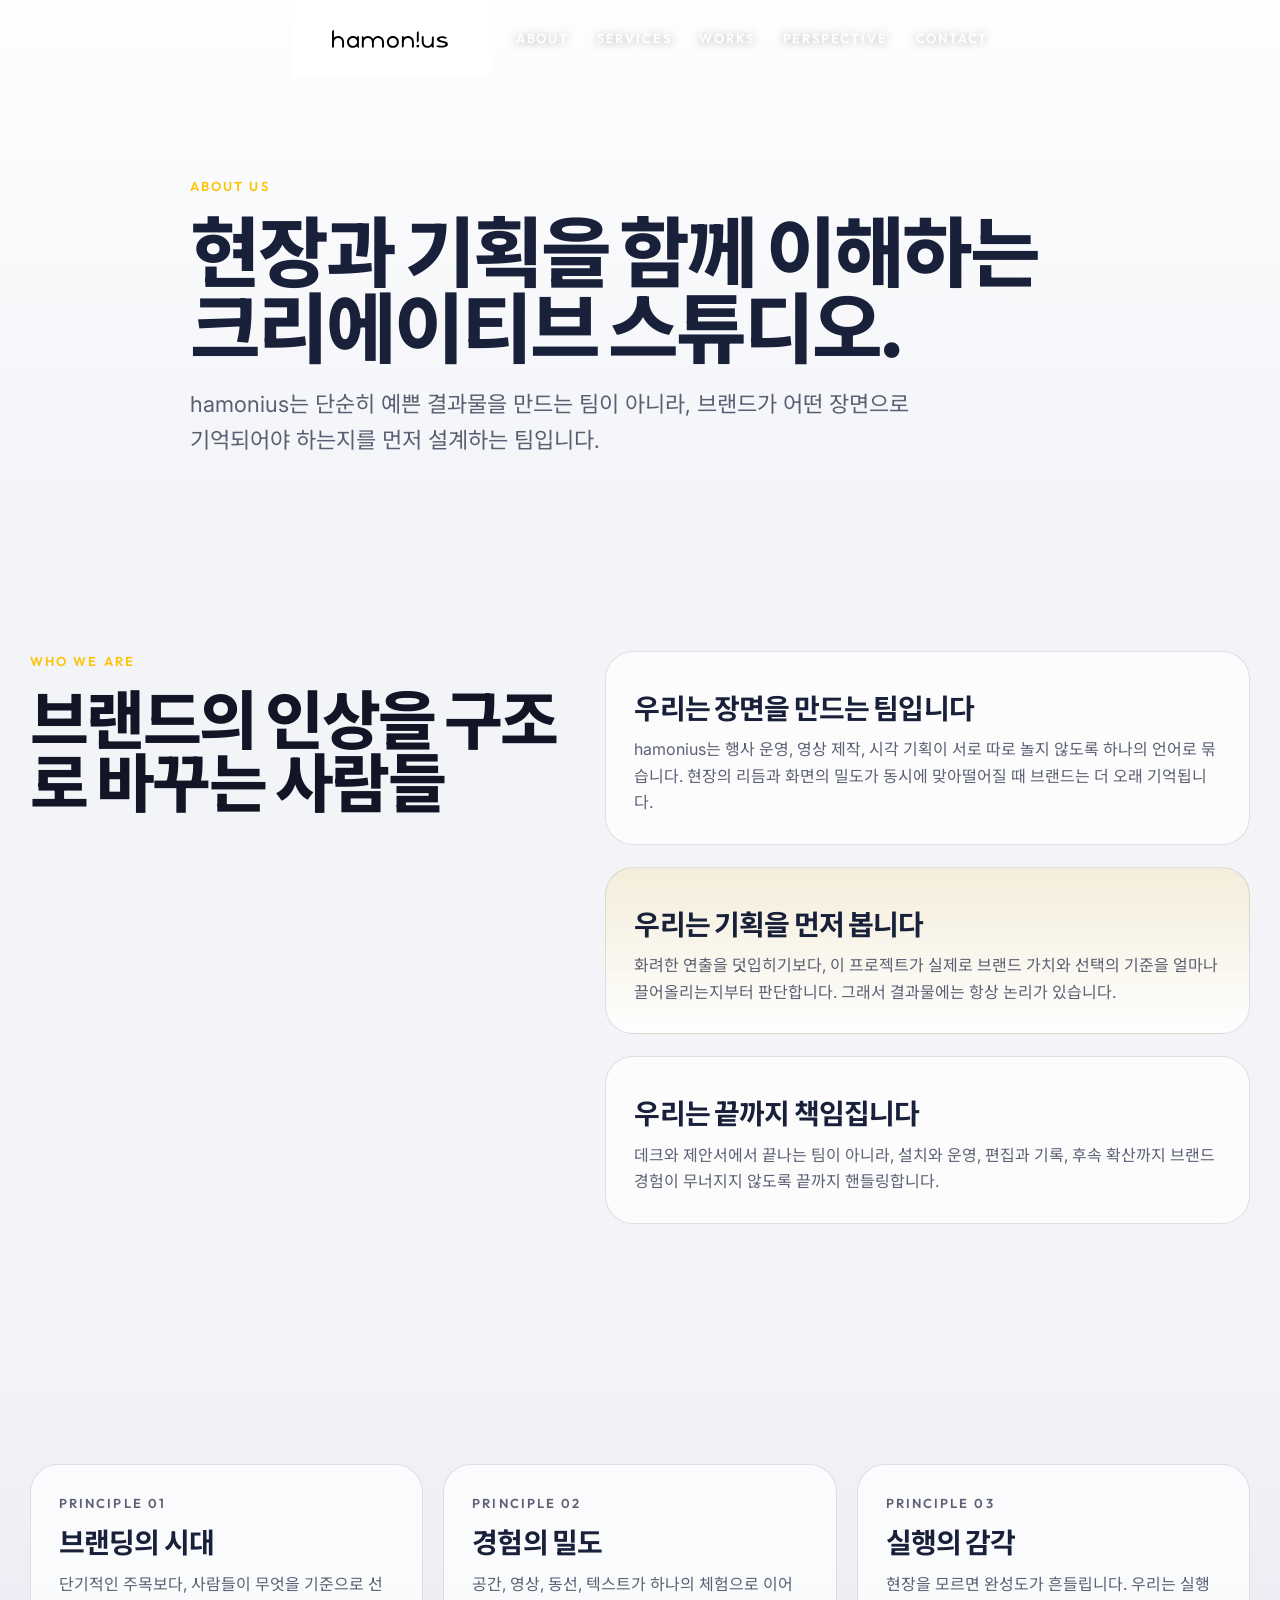
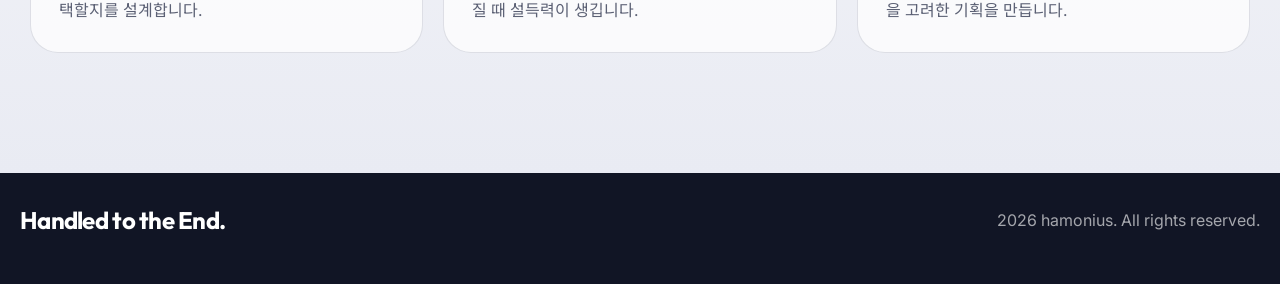
<file: about.html>
<!DOCTYPE html>
<html lang="ko">
<head>
    <meta charset="UTF-8">
    <meta name="viewport" content="width=device-width, initial-scale=1.0">
    <title>About | hamonius</title>
    <meta name="description" content="hamonius의 철학과 접근 방식을 소개합니다.">
    <link rel="preconnect" href="https://fonts.googleapis.com">
    <link rel="preconnect" href="https://fonts.gstatic.com" crossorigin>
    <link href="https://fonts.googleapis.com/css2?family=Inter:wght@400;500;600;700&family=Noto+Sans+KR:wght@400;500;700&family=Outfit:wght@400;500;700;800&display=swap" rel="stylesheet">
    <link rel="stylesheet" href="css/style.css">
</head>
<body class="page page--about theme-light" data-page="about">
    <div class="site-chrome">
        <header class="site-header">
            <div class="site-header__shell">
                <a href="index.html" class="brand" aria-label="hamonius home">
                    <img class="brand__img brand__img--dark" src="assets/logo/logo-wordmark-black.svg" alt="hamonius">
                    <img class="brand__img brand__img--light" src="assets/logo/logo-wordmark-white.svg" alt="hamonius">
                </a>
                <nav class="site-nav" aria-label="Primary">
                    <a href="about.html">About</a>
                    <a href="services.html">Services</a>
                    <a href="works.html">Works</a>
                    <a href="perspective.html">Perspective</a>
                    <a href="contact.html">Contact</a>
                </nav>
                <button class="menu-toggle" type="button" aria-expanded="false" aria-controls="mobile-menu">
                    Menu
                </button>
            </div>
        </header>

        <aside class="mobile-menu" id="mobile-menu" aria-hidden="true">
            <div class="mobile-menu__panel">
                <div class="mobile-menu__top">
                    <span class="mobile-menu__label">hamonius</span>
                    <button class="mobile-menu__close" type="button" aria-label="Close menu">Close</button>
                </div>
                <nav class="mobile-menu__nav" aria-label="Mobile primary">
                    <a href="about.html">About</a>
                    <a href="services.html">Services</a>
                    <a href="works.html">Works</a>
                    <a href="perspective.html">Perspective</a>
                    <a href="contact.html">Contact</a>
                </nav>
            </div>
        </aside>
    </div>

    <main>
        <section class="page-hero page-hero--light">
            <div class="container page-hero__inner">
                <p class="section-kicker reveal-up active">About Us</p>
                <h1 class="page-title reveal-up active delay-1">
                    현장과 기획을 함께 이해하는
                    크리에이티브 스튜디오.
                </h1>
                <p class="page-desc reveal-up active delay-2">
                    hamonius는 단순히 예쁜 결과물을 만드는 팀이 아니라,
                    브랜드가 어떤 장면으로 기억되어야 하는지를 먼저 설계하는 팀입니다.
                </p>
            </div>
        </section>

        <section class="section section--light">
            <div class="container narrative-grid">
                <div class="narrative-grid__sticky">
                    <p class="section-kicker reveal-up">Who We Are</p>
                    <h2 class="section-title section-title--dark reveal-up">브랜드의 인상을 구조로 바꾸는 사람들</h2>
                </div>
                <div class="narrative-grid__flow">
                    <article class="story-card reveal-up">
                        <h3>우리는 장면을 만드는 팀입니다</h3>
                        <p>
                            hamonius는 행사 운영, 영상 제작, 시각 기획이 서로 따로 놀지 않도록
                            하나의 언어로 묶습니다. 현장의 리듬과 화면의 밀도가 동시에 맞아떨어질 때
                            브랜드는 더 오래 기억됩니다.
                        </p>
                    </article>
                    <article class="story-card story-card--accent reveal-up delay-1">
                        <h3>우리는 기획을 먼저 봅니다</h3>
                        <p>
                            화려한 연출을 덧입히기보다, 이 프로젝트가 실제로 브랜드 가치와 선택의 기준을
                            얼마나 끌어올리는지부터 판단합니다. 그래서 결과물에는 항상 논리가 있습니다.
                        </p>
                    </article>
                    <article class="story-card reveal-up delay-2">
                        <h3>우리는 끝까지 책임집니다</h3>
                        <p>
                            데크와 제안서에서 끝나는 팀이 아니라, 설치와 운영, 편집과 기록, 후속 확산까지
                            브랜드 경험이 무너지지 않도록 끝까지 핸들링합니다.
                        </p>
                    </article>
                </div>
            </div>
        </section>

        <section class="section section--cream">
            <div class="container values-band">
                <article class="value-panel reveal-up">
                    <p class="value-panel__label">Principle 01</p>
                    <h3>브랜딩의 시대</h3>
                    <p>단기적인 주목보다, 사람들이 무엇을 기준으로 선택할지를 설계합니다.</p>
                </article>
                <article class="value-panel reveal-up delay-1">
                    <p class="value-panel__label">Principle 02</p>
                    <h3>경험의 밀도</h3>
                    <p>공간, 영상, 동선, 텍스트가 하나의 체험으로 이어질 때 설득력이 생깁니다.</p>
                </article>
                <article class="value-panel reveal-up delay-2">
                    <p class="value-panel__label">Principle 03</p>
                    <h3>실행의 감각</h3>
                    <p>현장을 모르면 완성도가 흔들립니다. 우리는 실행을 고려한 기획을 만듭니다.</p>
                </article>
            </div>
        </section>
    </main>

    <footer class="site-footer">
        <div class="site-footer__inner">
            <p class="site-footer__slogan">Handled to the End.</p>
            <p class="site-footer__meta">2026 hamonius. All rights reserved.</p>
        </div>
    </footer>

    <script src="js/main.js"></script>
</body>
</html>
</file>
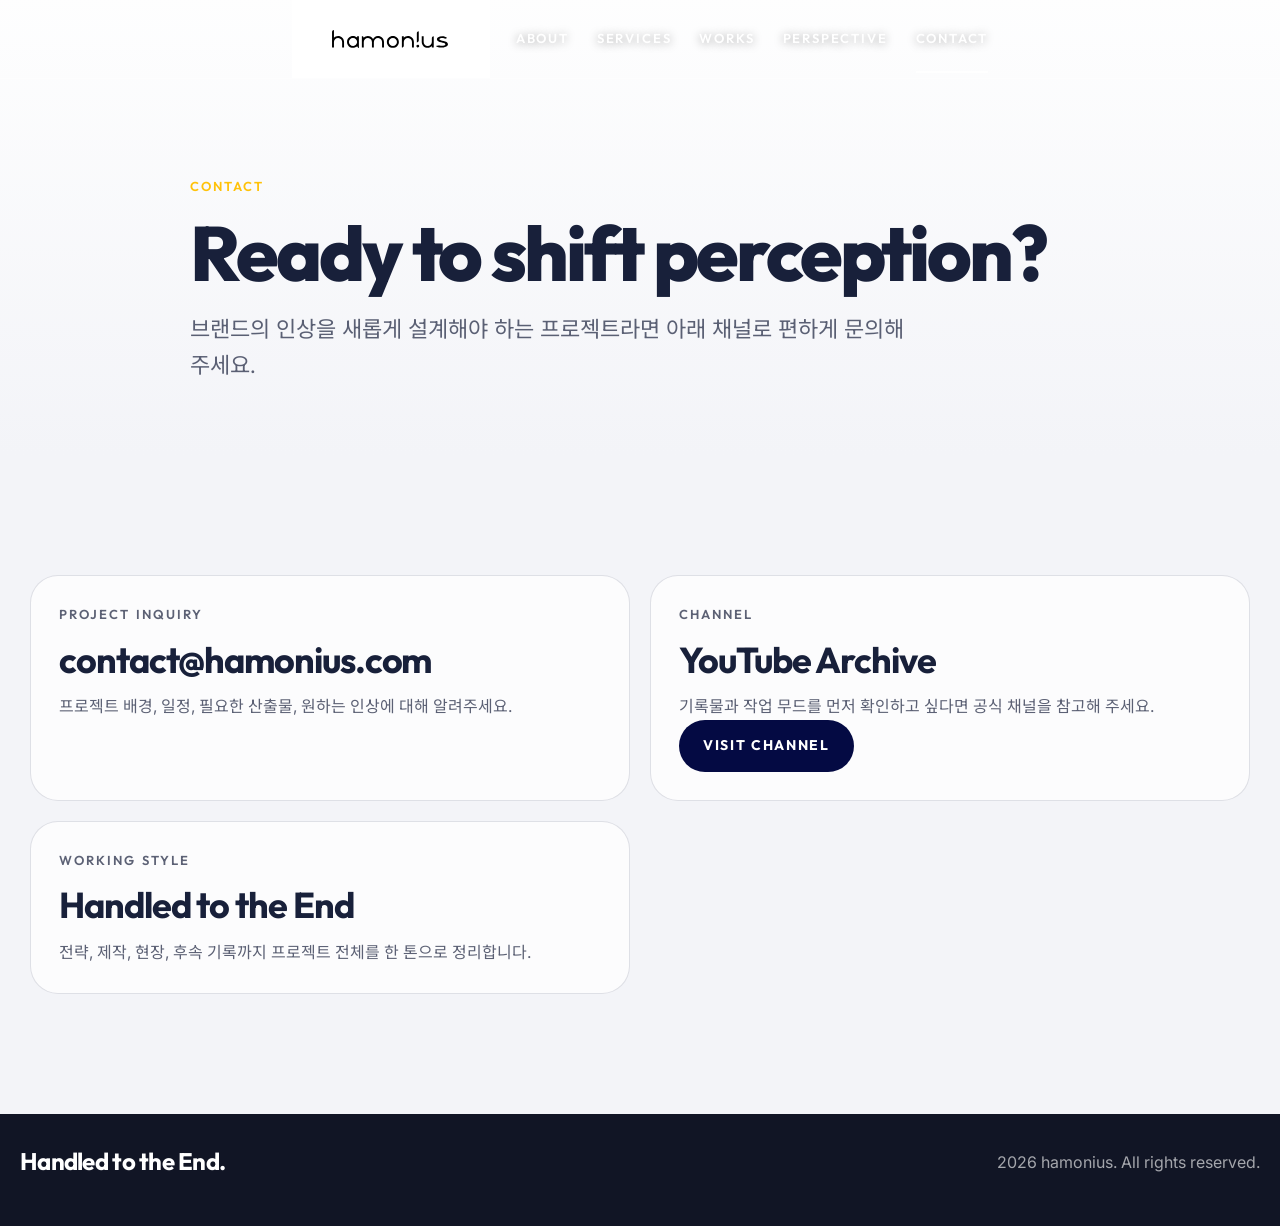
<file: contact.html>
<!DOCTYPE html>
<html lang="ko">
<head>
    <meta charset="UTF-8">
    <meta name="viewport" content="width=device-width, initial-scale=1.0">
    <title>Contact | hamonius</title>
    <meta name="description" content="hamonius 프로젝트 문의">
    <link rel="preconnect" href="https://fonts.googleapis.com">
    <link rel="preconnect" href="https://fonts.gstatic.com" crossorigin>
    <link href="https://fonts.googleapis.com/css2?family=Inter:wght@400;500;600;700&family=Noto+Sans+KR:wght@400;500;700&family=Outfit:wght@400;500;700;800&display=swap" rel="stylesheet">
    <link rel="stylesheet" href="css/style.css">
</head>
<body class="page page--contact theme-light" data-page="contact">
    <div class="site-chrome">
        <header class="site-header">
            <div class="site-header__shell">
                <a href="index.html" class="brand" aria-label="hamonius home">
                    <img class="brand__img brand__img--dark" src="assets/logo/logo-wordmark-black.svg" alt="hamonius">
                    <img class="brand__img brand__img--light" src="assets/logo/logo-wordmark-white.svg" alt="hamonius">
                </a>
                <nav class="site-nav" aria-label="Primary">
                    <a href="about.html">About</a>
                    <a href="services.html">Services</a>
                    <a href="works.html">Works</a>
                    <a href="perspective.html">Perspective</a>
                    <a href="contact.html">Contact</a>
                </nav>
                <button class="menu-toggle" type="button" aria-expanded="false" aria-controls="mobile-menu">
                    Menu
                </button>
            </div>
        </header>

        <aside class="mobile-menu" id="mobile-menu" aria-hidden="true">
            <div class="mobile-menu__panel">
                <div class="mobile-menu__top">
                    <span class="mobile-menu__label">hamonius</span>
                    <button class="mobile-menu__close" type="button" aria-label="Close menu">Close</button>
                </div>
                <nav class="mobile-menu__nav" aria-label="Mobile primary">
                    <a href="about.html">About</a>
                    <a href="services.html">Services</a>
                    <a href="works.html">Works</a>
                    <a href="perspective.html">Perspective</a>
                    <a href="contact.html">Contact</a>
                </nav>
            </div>
        </aside>
    </div>

    <main>
        <section class="page-hero page-hero--light">
            <div class="container page-hero__inner">
                <p class="section-kicker reveal-up active">Contact</p>
                <h1 class="page-title reveal-up active delay-1">Ready to shift perception?</h1>
                <p class="page-desc reveal-up active delay-2">
                    브랜드의 인상을 새롭게 설계해야 하는 프로젝트라면
                    아래 채널로 편하게 문의해 주세요.
                </p>
            </div>
        </section>

        <section class="section section--light">
            <div class="container contact-grid">
                <article class="contact-card reveal-up">
                    <p class="contact-card__label">Project Inquiry</p>
                    <h2>contact@hamonius.com</h2>
                    <p>프로젝트 배경, 일정, 필요한 산출물, 원하는 인상에 대해 알려주세요.</p>
                </article>
                <article class="contact-card reveal-up delay-1">
                    <p class="contact-card__label">Channel</p>
                    <h2>YouTube Archive</h2>
                    <p>기록물과 작업 무드를 먼저 확인하고 싶다면 공식 채널을 참고해 주세요.</p>
                    <a href="https://www.youtube.com/channel/UCxt7lUW5Kp3zH07Va_pR00w" target="_blank" rel="noreferrer" class="btn btn--ink">
                        Visit Channel
                    </a>
                </article>
                <article class="contact-card reveal-up delay-2">
                    <p class="contact-card__label">Working Style</p>
                    <h2>Handled to the End</h2>
                    <p>전략, 제작, 현장, 후속 기록까지 프로젝트 전체를 한 톤으로 정리합니다.</p>
                </article>
            </div>
        </section>
    </main>

    <footer class="site-footer">
        <div class="site-footer__inner">
            <p class="site-footer__slogan">Handled to the End.</p>
            <p class="site-footer__meta">2026 hamonius. All rights reserved.</p>
        </div>
    </footer>

    <script src="js/main.js"></script>
</body>
</html>
</file>
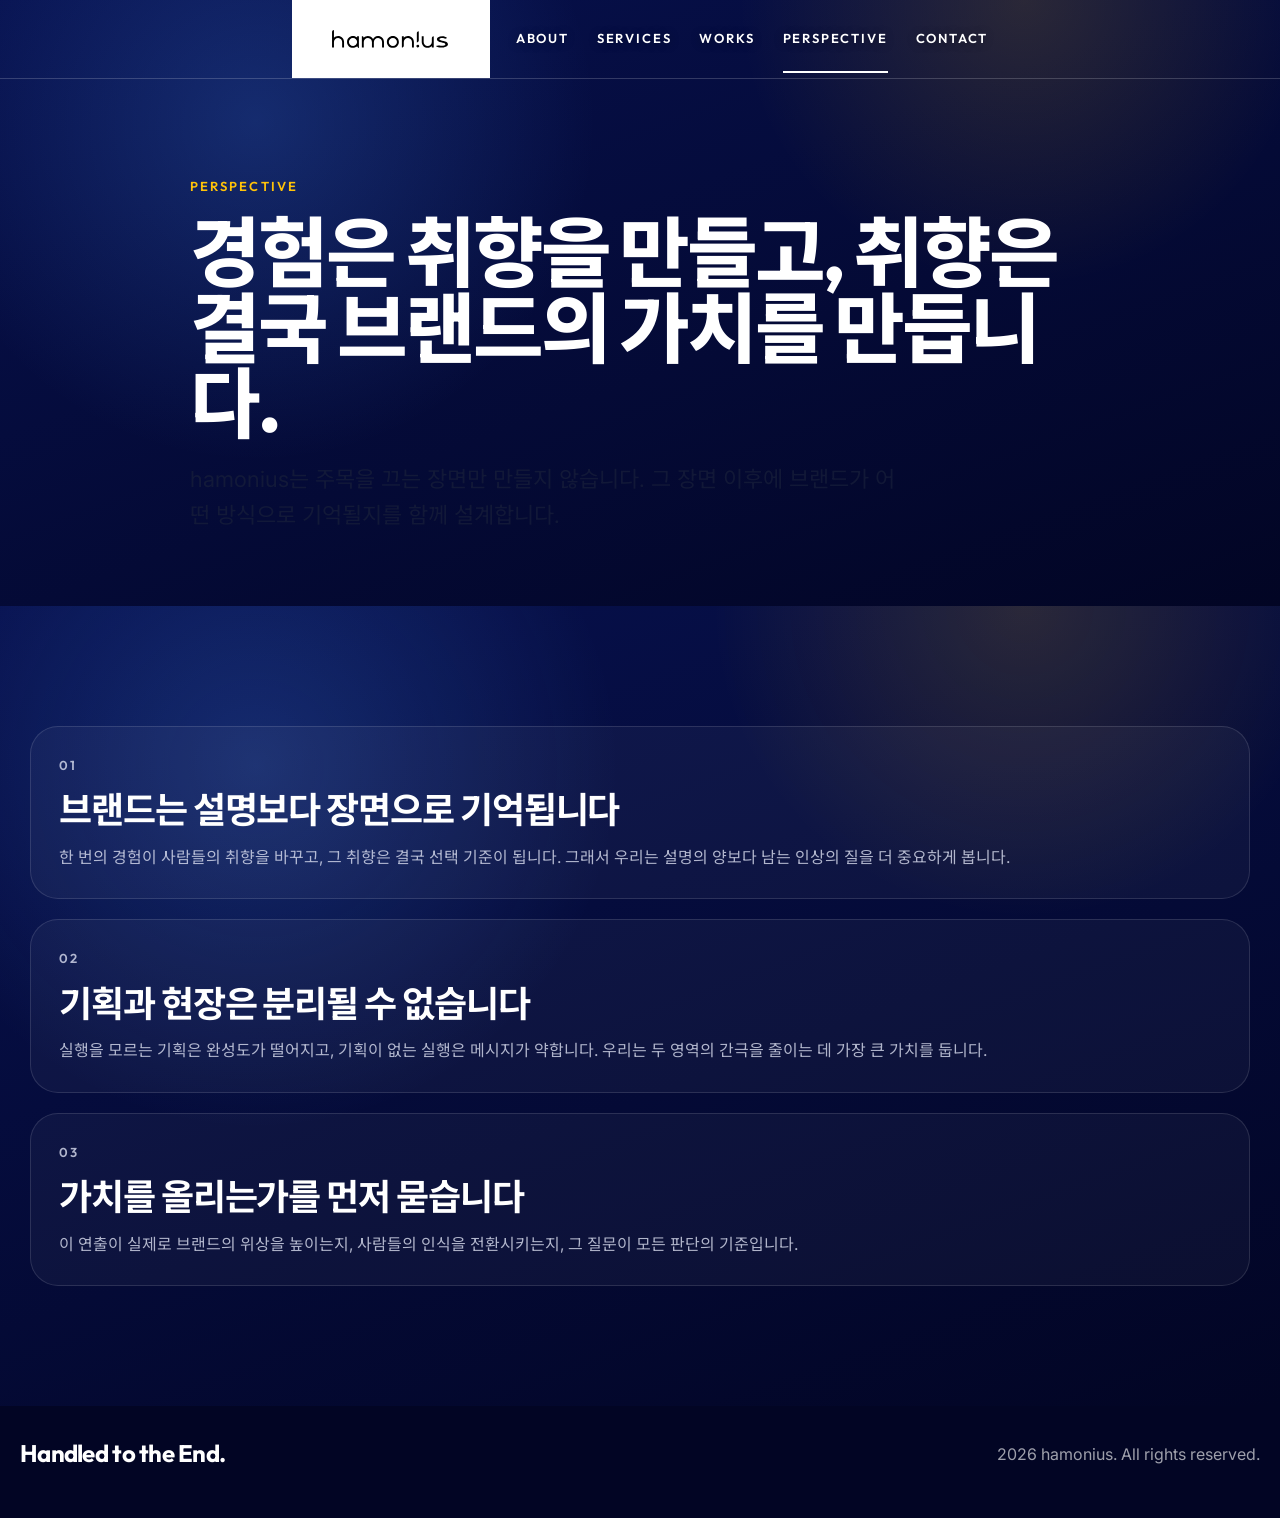
<file: perspective.html>
<!DOCTYPE html>
<html lang="ko">
<head>
    <meta charset="UTF-8">
    <meta name="viewport" content="width=device-width, initial-scale=1.0">
    <title>Perspective | hamonius</title>
    <meta name="description" content="hamonius가 브랜드와 경험을 바라보는 관점">
    <link rel="preconnect" href="https://fonts.googleapis.com">
    <link rel="preconnect" href="https://fonts.gstatic.com" crossorigin>
    <link href="https://fonts.googleapis.com/css2?family=Inter:wght@400;500;600;700&family=Noto+Sans+KR:wght@400;500;700&family=Outfit:wght@400;500;700;800&display=swap" rel="stylesheet">
    <link rel="stylesheet" href="css/style.css">
</head>
<body class="page page--perspective theme-dark" data-page="perspective">
    <div class="site-chrome">
        <header class="site-header">
            <div class="site-header__shell">
                <a href="index.html" class="brand" aria-label="hamonius home">
                    <img class="brand__img brand__img--dark" src="assets/logo/logo-wordmark-black.svg" alt="hamonius">
                    <img class="brand__img brand__img--light" src="assets/logo/logo-wordmark-white.svg" alt="hamonius">
                </a>
                <nav class="site-nav" aria-label="Primary">
                    <a href="about.html">About</a>
                    <a href="services.html">Services</a>
                    <a href="works.html">Works</a>
                    <a href="perspective.html">Perspective</a>
                    <a href="contact.html">Contact</a>
                </nav>
                <button class="menu-toggle" type="button" aria-expanded="false" aria-controls="mobile-menu">
                    Menu
                </button>
            </div>
        </header>

        <aside class="mobile-menu" id="mobile-menu" aria-hidden="true">
            <div class="mobile-menu__panel">
                <div class="mobile-menu__top">
                    <span class="mobile-menu__label">hamonius</span>
                    <button class="mobile-menu__close" type="button" aria-label="Close menu">Close</button>
                </div>
                <nav class="mobile-menu__nav" aria-label="Mobile primary">
                    <a href="about.html">About</a>
                    <a href="services.html">Services</a>
                    <a href="works.html">Works</a>
                    <a href="perspective.html">Perspective</a>
                    <a href="contact.html">Contact</a>
                </nav>
            </div>
        </aside>
    </div>

    <main>
        <section class="page-hero page-hero--dark">
            <div class="container page-hero__inner">
                <p class="section-kicker reveal-up active">Perspective</p>
                <h1 class="page-title reveal-up active delay-1">
                    경험은 취향을 만들고,
                    취향은 결국 브랜드의 가치를 만듭니다.
                </h1>
                <p class="page-desc reveal-up active delay-2">
                    hamonius는 주목을 끄는 장면만 만들지 않습니다.
                    그 장면 이후에 브랜드가 어떤 방식으로 기억될지를 함께 설계합니다.
                </p>
            </div>
        </section>

        <section class="section section--dark">
            <div class="container manifesto-stack">
                <article class="manifesto-card reveal-up">
                    <p class="manifesto-card__label">01</p>
                    <h2>브랜드는 설명보다 장면으로 기억됩니다</h2>
                    <p>
                        한 번의 경험이 사람들의 취향을 바꾸고, 그 취향은 결국 선택 기준이 됩니다.
                        그래서 우리는 설명의 양보다 남는 인상의 질을 더 중요하게 봅니다.
                    </p>
                </article>
                <article class="manifesto-card reveal-up delay-1">
                    <p class="manifesto-card__label">02</p>
                    <h2>기획과 현장은 분리될 수 없습니다</h2>
                    <p>
                        실행을 모르는 기획은 완성도가 떨어지고,
                        기획이 없는 실행은 메시지가 약합니다.
                        우리는 두 영역의 간극을 줄이는 데 가장 큰 가치를 둡니다.
                    </p>
                </article>
                <article class="manifesto-card reveal-up delay-2">
                    <p class="manifesto-card__label">03</p>
                    <h2>가치를 올리는가를 먼저 묻습니다</h2>
                    <p>
                        이 연출이 실제로 브랜드의 위상을 높이는지,
                        사람들의 인식을 전환시키는지, 그 질문이 모든 판단의 기준입니다.
                    </p>
                </article>
            </div>
        </section>
    </main>

    <footer class="site-footer">
        <div class="site-footer__inner">
            <p class="site-footer__slogan">Handled to the End.</p>
            <p class="site-footer__meta">2026 hamonius. All rights reserved.</p>
        </div>
    </footer>

    <script src="js/main.js"></script>
</body>
</html>
</file>
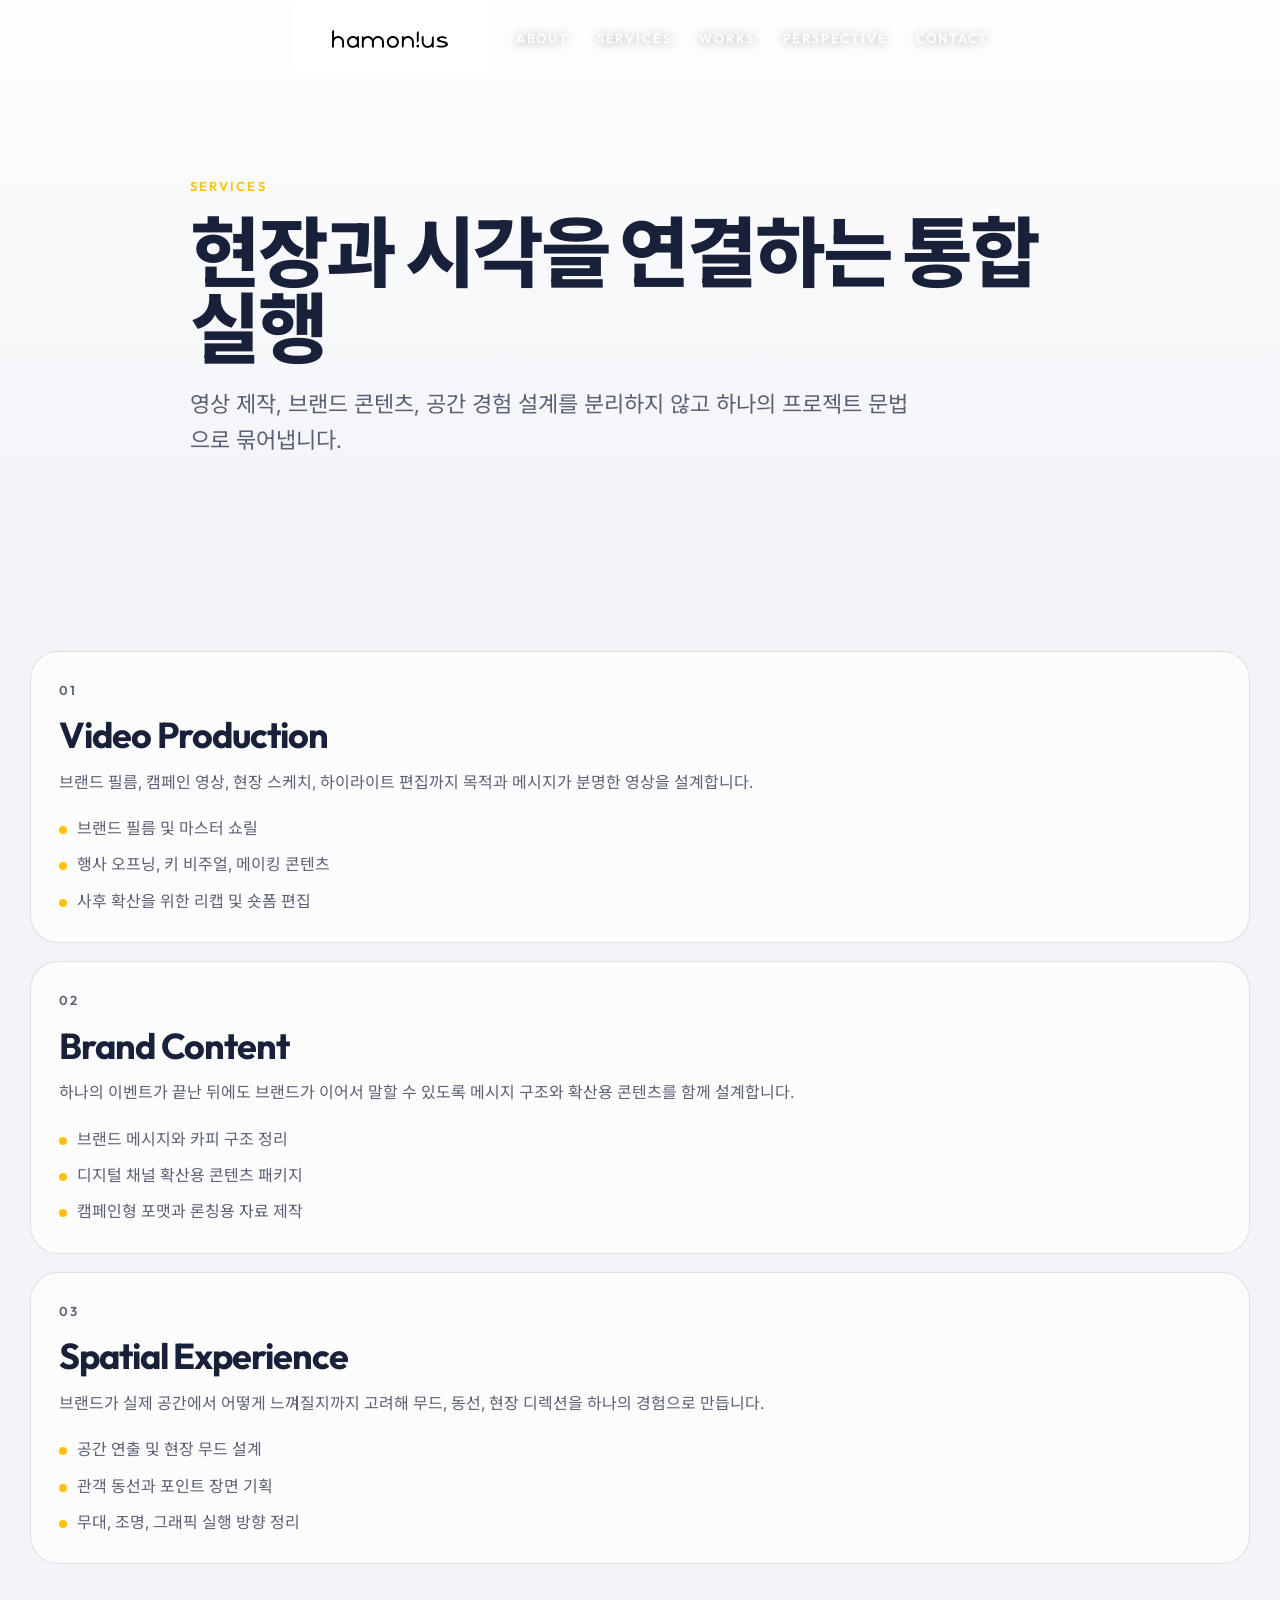
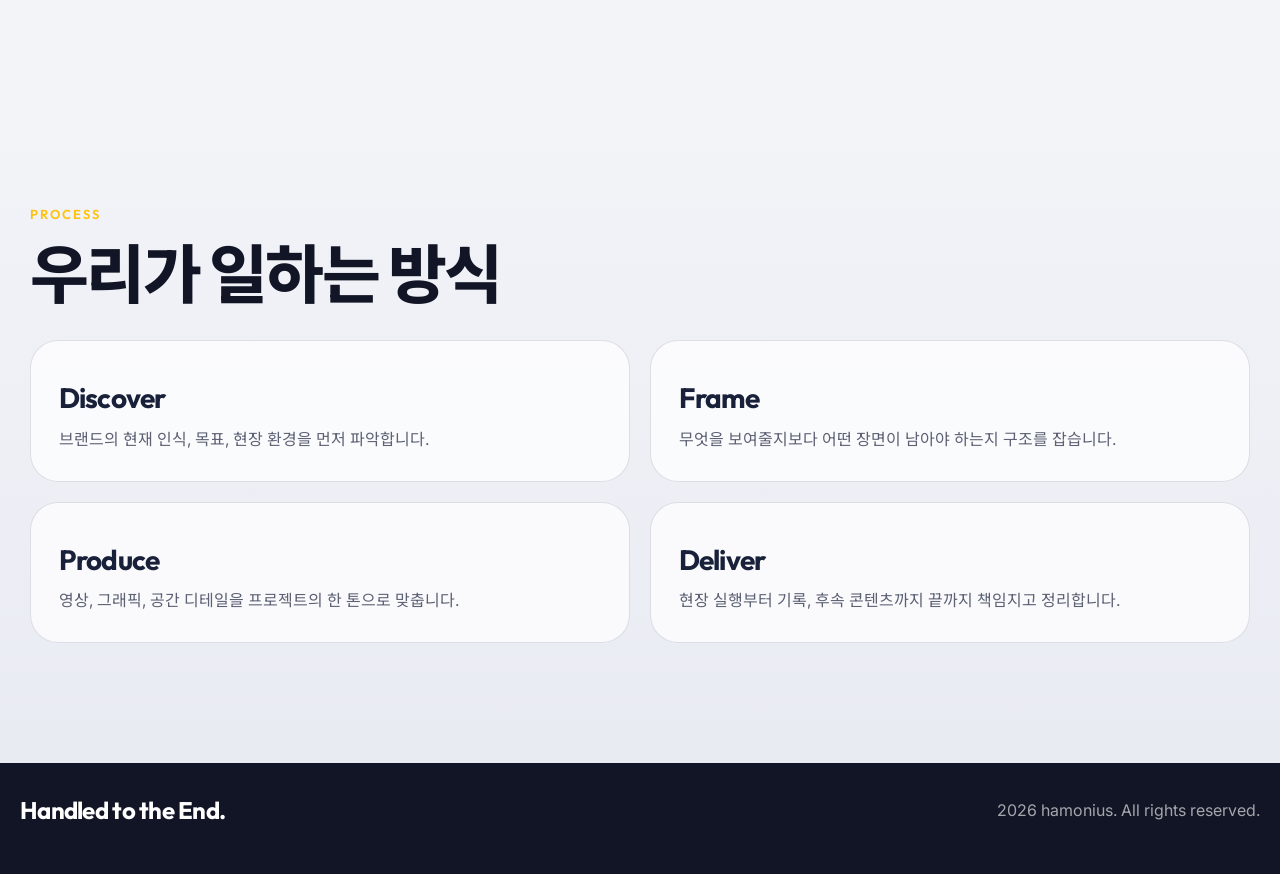
<file: services.html>
<!DOCTYPE html>
<html lang="ko">
<head>
    <meta charset="UTF-8">
    <meta name="viewport" content="width=device-width, initial-scale=1.0">
    <title>Services | hamonius</title>
    <meta name="description" content="hamonius의 서비스 구조와 작업 방식">
    <link rel="preconnect" href="https://fonts.googleapis.com">
    <link rel="preconnect" href="https://fonts.gstatic.com" crossorigin>
    <link href="https://fonts.googleapis.com/css2?family=Inter:wght@400;500;600;700&family=Noto+Sans+KR:wght@400;500;700&family=Outfit:wght@400;500;700;800&display=swap" rel="stylesheet">
    <link rel="stylesheet" href="css/style.css">
</head>
<body class="page page--services theme-light" data-page="services">
    <div class="site-chrome">
        <header class="site-header">
            <div class="site-header__shell">
                <a href="index.html" class="brand" aria-label="hamonius home">
                    <img class="brand__img brand__img--dark" src="assets/logo/logo-wordmark-black.svg" alt="hamonius">
                    <img class="brand__img brand__img--light" src="assets/logo/logo-wordmark-white.svg" alt="hamonius">
                </a>
                <nav class="site-nav" aria-label="Primary">
                    <a href="about.html">About</a>
                    <a href="services.html">Services</a>
                    <a href="works.html">Works</a>
                    <a href="perspective.html">Perspective</a>
                    <a href="contact.html">Contact</a>
                </nav>
                <button class="menu-toggle" type="button" aria-expanded="false" aria-controls="mobile-menu">
                    Menu
                </button>
            </div>
        </header>

        <aside class="mobile-menu" id="mobile-menu" aria-hidden="true">
            <div class="mobile-menu__panel">
                <div class="mobile-menu__top">
                    <span class="mobile-menu__label">hamonius</span>
                    <button class="mobile-menu__close" type="button" aria-label="Close menu">Close</button>
                </div>
                <nav class="mobile-menu__nav" aria-label="Mobile primary">
                    <a href="about.html">About</a>
                    <a href="services.html">Services</a>
                    <a href="works.html">Works</a>
                    <a href="perspective.html">Perspective</a>
                    <a href="contact.html">Contact</a>
                </nav>
            </div>
        </aside>
    </div>

    <main>
        <section class="page-hero page-hero--light">
            <div class="container page-hero__inner">
                <p class="section-kicker reveal-up active">Services</p>
                <h1 class="page-title reveal-up active delay-1">현장과 시각을 연결하는 통합 실행</h1>
                <p class="page-desc reveal-up active delay-2">
                    영상 제작, 브랜드 콘텐츠, 공간 경험 설계를 분리하지 않고
                    하나의 프로젝트 문법으로 묶어냅니다.
                </p>
            </div>
        </section>

        <section class="section section--light">
            <div class="container service-stack">
                <article class="service-card reveal-up">
                    <p class="service-card__index">01</p>
                    <h2>Video Production</h2>
                    <p>
                        브랜드 필름, 캠페인 영상, 현장 스케치, 하이라이트 편집까지
                        목적과 메시지가 분명한 영상을 설계합니다.
                    </p>
                    <ul>
                        <li>브랜드 필름 및 마스터 쇼릴</li>
                        <li>행사 오프닝, 키 비주얼, 메이킹 콘텐츠</li>
                        <li>사후 확산을 위한 리캡 및 숏폼 편집</li>
                    </ul>
                </article>

                <article class="service-card reveal-up delay-1">
                    <p class="service-card__index">02</p>
                    <h2>Brand Content</h2>
                    <p>
                        하나의 이벤트가 끝난 뒤에도 브랜드가 이어서 말할 수 있도록
                        메시지 구조와 확산용 콘텐츠를 함께 설계합니다.
                    </p>
                    <ul>
                        <li>브랜드 메시지와 카피 구조 정리</li>
                        <li>디지털 채널 확산용 콘텐츠 패키지</li>
                        <li>캠페인형 포맷과 론칭용 자료 제작</li>
                    </ul>
                </article>

                <article class="service-card reveal-up delay-2">
                    <p class="service-card__index">03</p>
                    <h2>Spatial Experience</h2>
                    <p>
                        브랜드가 실제 공간에서 어떻게 느껴질지까지 고려해
                        무드, 동선, 현장 디렉션을 하나의 경험으로 만듭니다.
                    </p>
                    <ul>
                        <li>공간 연출 및 현장 무드 설계</li>
                        <li>관객 동선과 포인트 장면 기획</li>
                        <li>무대, 조명, 그래픽 실행 방향 정리</li>
                    </ul>
                </article>
            </div>
        </section>

        <section class="section section--cream">
            <div class="container">
                <div class="section-heading reveal-up">
                    <p class="section-kicker">Process</p>
                    <h2 class="section-title section-title--dark">우리가 일하는 방식</h2>
                </div>
                <div class="process-grid">
                    <article class="process-card reveal-up">
                        <h3>Discover</h3>
                        <p>브랜드의 현재 인식, 목표, 현장 환경을 먼저 파악합니다.</p>
                    </article>
                    <article class="process-card reveal-up delay-1">
                        <h3>Frame</h3>
                        <p>무엇을 보여줄지보다 어떤 장면이 남아야 하는지 구조를 잡습니다.</p>
                    </article>
                    <article class="process-card reveal-up delay-2">
                        <h3>Produce</h3>
                        <p>영상, 그래픽, 공간 디테일을 프로젝트의 한 톤으로 맞춥니다.</p>
                    </article>
                    <article class="process-card reveal-up delay-3">
                        <h3>Deliver</h3>
                        <p>현장 실행부터 기록, 후속 콘텐츠까지 끝까지 책임지고 정리합니다.</p>
                    </article>
                </div>
            </div>
        </section>
    </main>

    <footer class="site-footer">
        <div class="site-footer__inner">
            <p class="site-footer__slogan">Handled to the End.</p>
            <p class="site-footer__meta">2026 hamonius. All rights reserved.</p>
        </div>
    </footer>

    <script src="js/main.js"></script>
</body>
</html>
</file>
<file: css/style.css>
:root {
    --deep-navy: #040a43;
    --deep-navy-2: #07114f;
    --deep-shadow: #020524;
    --ink: #111525;
    --paper: #f3f4f8;
    --paper-2: #e9ebf3;
    --white: #ffffff;
    --text-main: #dfe3f4;
    --text-soft: rgba(223, 227, 244, 0.78);
    --text-dark: #18203a;
    --muted-dark: rgba(24, 32, 58, 0.7);
    --line-light: rgba(255, 255, 255, 0.12);
    --line-dark: rgba(9, 20, 58, 0.12);
    --yellow-accent: #ffc209;
    --sky-blue: #4b92ff;
    --bg-glow: radial-gradient(circle at 20% 20%, rgba(75, 146, 255, 0.22), transparent 30%), radial-gradient(circle at 80% 0%, rgba(255, 194, 9, 0.15), transparent 24%), linear-gradient(160deg, rgba(7, 17, 79, 0.98), rgba(2, 5, 36, 1));
    --container: 1220px;
    --header-height: 86px;
    --radius-lg: 28px;
    --radius-md: 20px;
    --radius-sm: 14px;
    --transition: 240ms cubic-bezier(0.16, 1, 0.3, 1);
}

* {
    box-sizing: border-box;
    margin: 0;
    padding: 0;
}

html {
    scroll-behavior: smooth;
}

body {
    font-family: "Inter", "Noto Sans KR", sans-serif;
    color: var(--text-dark);
    background: var(--paper);
    line-height: 1.65;
    -webkit-font-smoothing: antialiased;
    text-rendering: optimizeLegibility;
}

body.theme-dark {
    background: var(--deep-shadow);
    color: var(--text-main);
}

a {
    color: inherit;
    text-decoration: none;
}

button {
    font: inherit;
    color: inherit;
    background: none;
    border: 0;
    cursor: pointer;
}

img,
video {
    display: block;
    max-width: 100%;
}

.container {
    width: min(var(--container), calc(100vw - 40px));
    margin: 0 auto;
}

.site-header {
    position: absolute;
    inset: 0 0 auto 0;
    z-index: 1000;
    padding: 0;
    pointer-events: none;
    background: transparent;
    border-bottom: 1px solid rgba(255, 255, 255, 0.18);
}

.site-header__shell {
    width: 100vw;
    max-width: none;
    margin: 0;
    display: flex;
    align-items: center;
    justify-content: center;
    gap: 0;
    padding: 0;
    min-height: 78px;
    border: 0;
    border-radius: 0;
    background: transparent;
    backdrop-filter: none;
    box-shadow: none;
    pointer-events: auto;
}

.brand {
    align-self: stretch;
    display: inline-flex;
    align-items: center;
    justify-content: center;
    min-width: 198px;
    padding: 0 26px;
    margin-right: 26px;
    background: #fff;
    border-right: 1px solid rgba(255, 255, 255, 0.16);
}

.brand__img {
    width: 116px;
}

.brand__img--dark {
    display: block;
}

.brand__img--light {
    display: none;
}

.site-nav {
    display: flex;
    align-items: center;
    justify-content: flex-start;
    flex: 0 0 auto;
    gap: 28px;
}

.site-nav a,
.menu-toggle,
.mobile-menu__label,
.mobile-menu__close {
    font-family: "Outfit", "Noto Sans KR", sans-serif;
    font-size: 13px;
    font-weight: 600;
    letter-spacing: 0.14em;
    text-transform: uppercase;
}

.site-nav a {
    position: relative;
    opacity: 1;
    transition: opacity var(--transition), color var(--transition);
}

.site-nav a::after {
    content: "";
    position: absolute;
    left: 0;
    bottom: -23px;
    width: 100%;
    height: 2px;
    background: currentColor;
    transform: scaleX(0);
    transform-origin: left;
    transition: transform var(--transition);
}

.site-nav a:hover,
.site-nav a.is-active {
    opacity: 1;
}

.site-nav a:hover::after,
.site-nav a.is-active::after {
    transform: scaleX(1);
}

.site-nav a,
.menu-toggle {
    color: var(--white);
    text-shadow: 0 1px 10px rgba(0, 0, 0, 0.38);
}

.menu-toggle {
    display: none;
    margin-left: auto;
}

.mobile-menu {
    position: fixed;
    inset: 0;
    z-index: 1100;
    opacity: 0;
    pointer-events: none;
    transition: opacity var(--transition);
    background: rgba(2, 5, 36, 0.74);
    backdrop-filter: blur(18px);
}

.mobile-menu.is-open {
    opacity: 1;
    pointer-events: auto;
}

.mobile-menu__panel {
    min-height: 100%;
    padding: 28px 22px;
    display: grid;
    grid-template-rows: auto 1fr;
    gap: 50px;
}

.mobile-menu__top {
    display: flex;
    justify-content: space-between;
    align-items: center;
    color: var(--white);
}

.mobile-menu__nav {
    display: grid;
    align-content: center;
    gap: 18px;
}

.mobile-menu__nav a {
    font-family: "Outfit", "Noto Sans KR", sans-serif;
    color: var(--white);
    font-size: clamp(28px, 7vw, 40px);
    font-weight: 700;
    letter-spacing: 0.04em;
}

.dot-nav {
    position: fixed;
    right: 28px;
    top: 50%;
    transform: translateY(-50%);
    display: flex;
    flex-direction: column;
    gap: 14px;
    z-index: 900;
}

.page--home .dot-nav {
    display: none;
}

.dot {
    width: 12px;
    height: 12px;
    border-radius: 999px;
    border: 1px solid rgba(255, 255, 255, 0.22);
    background: rgba(255, 255, 255, 0.15);
    transition: transform var(--transition), background var(--transition), border-color var(--transition);
}

.dot.active {
    transform: scale(1.24);
    background: var(--yellow-accent);
    border-color: var(--yellow-accent);
}

.page--home .hero {
    min-height: 100vh;
    padding-top: 0;
    background: #000;
    overflow: hidden;
}

.page--home .hero__video,
.page--home .hero__veil {
    inset: 0;
    height: 100%;
}

.page--home .hero__veil {
    background: linear-gradient(180deg, rgba(4, 10, 67, 0.02) 0%, rgba(4, 10, 67, 0.16) 62%, rgba(2, 5, 36, 0.38) 100%);
}

.hero {
    position: relative;
    overflow: hidden;
}

.hero__video,
.hero__veil {
    position: absolute;
    inset: 0;
}

.hero__video {
    width: 100%;
    height: 100%;
    object-fit: cover;
}

.hero__veil {
    background: linear-gradient(180deg, rgba(4, 10, 67, 0.16) 0%, rgba(4, 10, 67, 0.62) 60%, rgba(2, 5, 36, 0.96) 100%);
}

.hero__grid {
    position: relative;
    z-index: 1;
    width: min(1320px, calc(100vw - 40px));
    margin: 0 auto;
    min-height: 100vh;
    padding: 170px 0 120px;
    display: grid;
    grid-template-columns: minmax(0, 1.25fr) minmax(280px, 0.75fr);
    gap: 44px;
    align-items: end;
}

.page--home .hero__grid {
    display: none;
}

.hero__copy {
    max-width: 760px;
}

.eyebrow,
.section-kicker,
.hero__panel-label,
.insight-card__label,
.capability-card__index,
.value-panel__label,
.service-card__index,
.archive-card__tag,
.manifesto-card__label,
.contact-card__label {
    font-family: "Outfit", "Noto Sans KR", sans-serif;
    font-size: 13px;
    font-weight: 600;
    letter-spacing: 0.16em;
    text-transform: uppercase;
}

.eyebrow,
.section-kicker {
    color: var(--yellow-accent);
    margin-bottom: 18px;
}

.hero__title,
.page-title,
.section-title,
.cta-block__title {
    font-family: "Outfit", "Noto Sans KR", sans-serif;
    font-weight: 800;
    line-height: 0.98;
    letter-spacing: -0.04em;
}

.hero__title {
    display: grid;
    gap: 8px;
    font-size: clamp(48px, 8vw, 96px);
    color: var(--white);
}

.hero__accent {
    color: var(--yellow-accent);
}

.hero__subtitle,
.page-desc,
.body-copy,
.cta-block__copy {
    font-size: clamp(17px, 2vw, 22px);
    color: var(--text-soft);
    max-width: 640px;
}

.page-hero .page-desc,
body.theme-light .body-copy {
    color: var(--muted-dark);
}

.hero__actions,
.page-hero__actions,
.cta-block__actions {
    display: flex;
    flex-wrap: wrap;
    gap: 14px;
    margin-top: 34px;
}

.btn {
    display: inline-flex;
    align-items: center;
    justify-content: center;
    min-height: 52px;
    padding: 0 24px;
    border-radius: 999px;
    font-family: "Outfit", "Noto Sans KR", sans-serif;
    font-size: 14px;
    font-weight: 700;
    letter-spacing: 0.12em;
    text-transform: uppercase;
    transition: transform var(--transition), background var(--transition), color var(--transition), border-color var(--transition);
}

.btn:hover {
    transform: translateY(-2px);
}

.btn--solid {
    background: var(--yellow-accent);
    color: var(--deep-shadow);
}

.btn--ghost {
    border: 1px solid rgba(255, 255, 255, 0.28);
    color: var(--white);
}

.btn--ink {
    background: var(--deep-navy);
    color: var(--white);
}

.hero__panel {
    display: flex;
    justify-content: flex-end;
}

.hero__panel-card,
.insight-card,
.capability-card,
.case-card,
.story-card,
.value-panel,
.service-card,
.process-card,
.archive-card,
.manifesto-card,
.contact-card {
    position: relative;
    overflow: hidden;
    border-radius: var(--radius-lg);
}

.hero__panel-card {
    width: min(100%, 360px);
    padding: 28px;
    border: 1px solid rgba(255, 255, 255, 0.14);
    background: rgba(255, 255, 255, 0.05);
    backdrop-filter: blur(18px);
    color: var(--white);
}

.hero__panel-text {
    font-size: 18px;
    margin: 14px 0 18px;
    color: rgba(255, 255, 255, 0.88);
}

.hero__panel-list {
    list-style: none;
    display: grid;
    gap: 10px;
    color: rgba(255, 255, 255, 0.7);
}

.hero__panel-list li {
    position: relative;
    padding-left: 18px;
}

.hero__panel-list li::before {
    content: "";
    position: absolute;
    left: 0;
    top: 11px;
    width: 8px;
    height: 8px;
    border-radius: 999px;
    background: var(--yellow-accent);
}

.hero-scroll-indicator {
    position: absolute;
    left: 50%;
    bottom: 34px;
    transform: translateX(-50%);
    z-index: 1;
    display: flex;
    align-items: center;
    gap: 10px;
    color: rgba(255, 255, 255, 0.62);
}

.page--home .hero-scroll-indicator {
    display: none;
}

.home-hero-copy {
    padding-top: 132px;
    padding-bottom: 138px;
    background:
        linear-gradient(180deg, rgba(3, 7, 28, 0.98) 0%, rgba(2, 5, 36, 1) 100%);
    border-top: 1px solid rgba(255, 255, 255, 0.12);
}

.home-hero-copy__grid {
    display: grid;
    grid-template-columns: minmax(0, 1.28fr) minmax(300px, 0.72fr);
    gap: 64px;
    align-items: start;
}

.home-hero-copy__title {
    max-width: 900px;
    margin-top: 10px;
    font-size: clamp(46px, 6.8vw, 104px);
    line-height: 0.94;
    letter-spacing: -0.05em;
}

.home-hero-copy__subtitle {
    margin-top: 28px;
    max-width: 720px;
    font-size: clamp(18px, 1.5vw, 24px);
    line-height: 1.5;
    color: rgba(223, 227, 244, 0.82);
}

.home-hero-copy .hero__actions {
    margin-top: 44px;
}

.home-hero-copy__panel {
    width: 100%;
    min-height: 100%;
    padding: 34px;
    background: rgba(255, 255, 255, 0.03);
    border-color: rgba(255, 255, 255, 0.14);
}

.home-statement {
    background: #f2f0ea;
    color: #10131d;
}

.home-statement .section-kicker,
.home-statement .section-title,
.home-statement .body-copy,
.home-statement .insight-card,
.home-statement .insight-card h3,
.home-statement .insight-card p,
.home-statement .insight-card__label {
    color: #10131d;
}

.home-statement .section-kicker {
    color: rgba(16, 19, 29, 0.48);
}

.home-statement .split-layout {
    grid-template-columns: minmax(0, 1fr);
    gap: 42px;
}

.home-statement .split-layout__lead {
    position: static;
    max-width: 1180px;
}

.home-statement .section-title {
    max-width: 1200px;
    font-size: clamp(40px, 5.3vw, 82px);
    line-height: 0.96;
    letter-spacing: -0.05em;
}

.home-statement .split-layout__body {
    grid-template-columns: minmax(0, 0.95fr) minmax(0, 1.05fr);
    display: grid;
    gap: 34px;
    align-items: start;
}

.home-statement .body-copy {
    font-size: clamp(17px, 1.2vw, 21px);
    line-height: 1.65;
}

.home-statement .insight-grid {
    gap: 14px;
}

.home-statement .insight-card {
    background: rgba(16, 19, 29, 0.03);
    border: 1px solid rgba(16, 19, 29, 0.08);
    padding: 24px;
}

.home-offer {
    padding-top: 132px;
    padding-bottom: 132px;
    background:
        radial-gradient(circle at 100% 0%, rgba(255, 194, 9, 0.08), transparent 22%),
        linear-gradient(180deg, rgba(2, 5, 36, 1) 0%, rgba(3, 7, 28, 0.98) 100%);
}

.home-offer .section-heading {
    display: grid;
    grid-template-columns: minmax(0, 0.68fr) minmax(0, 1.32fr);
    gap: 24px;
    align-items: end;
    margin-bottom: 54px;
}

.home-offer .section-title {
    font-size: clamp(34px, 3.9vw, 62px);
    line-height: 0.98;
}

.home-offer .capability-grid {
    gap: 0;
    border-top: 1px solid rgba(255, 255, 255, 0.14);
    border-bottom: 1px solid rgba(255, 255, 255, 0.14);
}

.home-offer .capability-card {
    border-radius: 0;
    border-right: 1px solid rgba(255, 255, 255, 0.12);
    background: transparent;
    min-height: 360px;
    padding: 34px 28px 30px;
}

.home-offer .capability-card:last-child {
    border-right: 0;
}

.home-offer .capability-card__index {
    color: rgba(255, 255, 255, 0.34);
}

.home-offer .capability-card h3 {
    font-size: clamp(24px, 1.7vw, 32px);
    margin-top: 84px;
    color: #fff;
}

.home-offer .capability-card p {
    margin-top: 16px;
    color: rgba(223, 227, 244, 0.72);
}

.home-offer .process-band {
    margin-top: 34px;
    gap: 12px;
}

.home-work-preview {
    background: #f6f3ee;
    color: #10131d;
}

.home-work-preview .section-kicker,
.home-work-preview .section-title,
.home-work-preview .case-card,
.home-work-preview .case-card h3,
.home-work-preview .case-card p,
.home-work-preview .case-card__tag {
    color: #10131d;
}

.home-work-preview .section-kicker {
    color: rgba(16, 19, 29, 0.48);
}

.home-work-preview .section-heading {
    display: grid;
    grid-template-columns: minmax(0, 0.72fr) minmax(0, 1.28fr);
    gap: 24px;
    align-items: end;
    margin-bottom: 42px;
}

.home-work-preview .section-title {
    font-size: clamp(34px, 4vw, 64px);
    line-height: 0.98;
}

.home-work-preview .case-grid {
    gap: 18px;
}

.home-work-preview .case-card {
    min-height: 420px;
    background: rgba(16, 19, 29, 0.04);
    border: 1px solid rgba(16, 19, 29, 0.08);
}

.home-work-preview .case-card:first-child {
    grid-column: span 2;
}

.home-work-preview .case-card p {
    color: rgba(16, 19, 29, 0.7);
}

.home-cta .cta-block__inner {
    max-width: 1180px;
}

.home-cta .cta-block__title {
    font-size: clamp(38px, 4.6vw, 72px);
    line-height: 0.98;
}

.hero-scroll-indicator__line {
    width: 48px;
    height: 1px;
    background: rgba(255, 255, 255, 0.34);
}

.hero-scroll-indicator__text {
    font-family: "Outfit", "Noto Sans KR", sans-serif;
    font-size: 12px;
    letter-spacing: 0.18em;
    text-transform: uppercase;
}

.section {
    padding: 120px 0;
}

.section--dark {
    background: var(--bg-glow);
    color: var(--text-main);
}

.section--light {
    background: var(--paper);
    color: var(--text-dark);
}

.section--cream {
    background: linear-gradient(180deg, var(--paper) 0%, var(--paper-2) 100%);
}

.split-layout,
.narrative-grid {
    display: grid;
    grid-template-columns: minmax(0, 0.9fr) minmax(0, 1.1fr);
    gap: 48px;
}

.split-layout__lead,
.narrative-grid__sticky {
    position: sticky;
    top: 128px;
    align-self: start;
}

.section-title {
    font-size: clamp(38px, 5vw, 72px);
}

.section-title--dark {
    color: var(--ink);
}

.split-layout__body,
.narrative-grid__flow {
    display: grid;
    gap: 22px;
}

.body-copy {
    max-width: none;
}

.insight-grid,
.capability-grid,
.values-band,
.process-grid,
.archive-grid,
.contact-grid {
    display: grid;
    gap: 20px;
}

.insight-grid,
.process-grid,
.contact-grid {
    grid-template-columns: repeat(2, minmax(0, 1fr));
}

.capability-grid,
.values-band {
    grid-template-columns: repeat(3, minmax(0, 1fr));
}

.insight-card,
.case-card,
.manifesto-card {
    border: 1px solid rgba(255, 255, 255, 0.12);
    background: rgba(255, 255, 255, 0.04);
    color: var(--white);
}

.insight-card,
.capability-card,
.story-card,
.value-panel,
.service-card,
.process-card,
.archive-card,
.manifesto-card,
.contact-card {
    padding: 28px;
}

.insight-card h3,
.capability-card h3,
.story-card h3,
.value-panel h3,
.service-card h2,
.process-card h3,
.archive-card h2,
.manifesto-card h2,
.contact-card h2 {
    font-family: "Outfit", "Noto Sans KR", sans-serif;
    font-weight: 700;
    line-height: 1.1;
    letter-spacing: -0.03em;
}

.insight-card h3,
.story-card h3,
.value-panel h3,
.process-card h3 {
    font-size: 28px;
    margin: 14px 0 12px;
}

.capability-card h3 {
    font-size: 30px;
    margin-bottom: 14px;
}

.capability-card {
    min-height: 260px;
    background: linear-gradient(180deg, rgba(7, 17, 79, 0.06), rgba(255, 194, 9, 0.08));
    border: 1px solid var(--line-dark);
}

.process-band {
    margin-top: 28px;
    display: flex;
    flex-wrap: wrap;
    gap: 10px;
}

.process-band__item {
    padding: 12px 18px;
    border-radius: 999px;
    border: 1px solid var(--line-dark);
    font-family: "Outfit", "Noto Sans KR", sans-serif;
    font-size: 13px;
    font-weight: 600;
    letter-spacing: 0.08em;
    text-transform: uppercase;
    color: var(--ink);
    background: rgba(255, 255, 255, 0.48);
}

.section-heading {
    margin-bottom: 34px;
}

.case-grid {
    display: grid;
    grid-template-columns: repeat(3, minmax(0, 1fr));
    gap: 20px;
}

.case-card {
    min-height: 320px;
    padding: 24px;
    display: flex;
    flex-direction: column;
    justify-content: flex-end;
    gap: 10px;
    transition: transform var(--transition), border-color var(--transition);
}

.case-card:hover {
    transform: translateY(-6px);
    border-color: rgba(255, 194, 9, 0.44);
}

.case-card h3 {
    font-family: "Outfit", "Noto Sans KR", sans-serif;
    font-size: 34px;
    line-height: 1;
    letter-spacing: -0.04em;
}

.case-card__tag {
    display: inline-flex;
    width: fit-content;
    padding: 8px 12px;
    border-radius: 999px;
    border: 1px solid rgba(255, 255, 255, 0.18);
    font-family: "Outfit", "Noto Sans KR", sans-serif;
    font-size: 12px;
    font-weight: 600;
    letter-spacing: 0.1em;
    text-transform: uppercase;
}

.case-card--aurora {
    background: radial-gradient(circle at 18% 22%, rgba(75, 146, 255, 0.42), transparent 26%), radial-gradient(circle at 76% 18%, rgba(255, 194, 9, 0.26), transparent 28%), linear-gradient(180deg, rgba(17, 27, 92, 0.8), rgba(3, 7, 28, 1));
}

.case-card--signal {
    background: radial-gradient(circle at 70% 10%, rgba(255, 194, 9, 0.24), transparent 24%), linear-gradient(135deg, rgba(3, 7, 28, 1), rgba(50, 58, 228, 0.8));
}

.case-card--grid {
    background: linear-gradient(135deg, rgba(3, 7, 28, 1), rgba(11, 24, 82, 0.9)), linear-gradient(90deg, rgba(255, 255, 255, 0.06) 1px, transparent 1px), linear-gradient(rgba(255, 255, 255, 0.06) 1px, transparent 1px);
    background-size: auto, 48px 48px, 48px 48px;
}

.cta-block__inner {
    text-align: center;
}

.cta-block__title {
    font-size: clamp(44px, 6vw, 84px);
    max-width: 900px;
    margin: 0 auto;
    color: var(--white);
}

.cta-block__copy {
    margin: 20px auto 0;
}

.page-hero {
    padding: 176px 0 72px;
}

.page-hero--light {
    background: linear-gradient(180deg, rgba(255, 255, 255, 0.9), var(--paper));
}

.page-hero--dark {
    background: var(--bg-glow);
    color: var(--white);
}

.page-hero__inner {
    max-width: 900px;
}

.page-title {
    font-size: clamp(44px, 6vw, 88px);
    color: currentColor;
}

.page-desc {
    margin-top: 20px;
    max-width: 720px;
}

.story-card,
.archive-card,
.contact-card {
    background: rgba(255, 255, 255, 0.72);
    border: 1px solid var(--line-dark);
}

.story-card--accent,
.archive-card--accent {
    background: linear-gradient(180deg, rgba(255, 194, 9, 0.12), rgba(255, 255, 255, 0.86));
}

.story-card p,
.value-panel p,
.service-card p,
.archive-card p,
.contact-card p,
.process-card p {
    color: var(--muted-dark);
}

.values-band {
    align-items: stretch;
}

.value-panel,
.service-card,
.process-card {
    border: 1px solid var(--line-dark);
    background: rgba(255, 255, 255, 0.72);
}

.service-stack {
    display: grid;
    gap: 18px;
}

.service-card h2,
.archive-card h2,
.manifesto-card h2,
.contact-card h2 {
    font-size: 36px;
    margin: 14px 0 14px;
}

.service-card ul {
    list-style: none;
    display: grid;
    gap: 10px;
    margin-top: 20px;
}

.service-card li {
    position: relative;
    padding-left: 18px;
    color: var(--muted-dark);
}

.service-card li::before {
    content: "";
    position: absolute;
    left: 0;
    top: 11px;
    width: 8px;
    height: 8px;
    border-radius: 999px;
    background: var(--yellow-accent);
}

.archive-card__summary {
    font-size: 19px;
    margin-bottom: 18px;
}

.archive-card__detail {
    display: grid;
    gap: 10px;
}

.works-showcase {
    display: grid;
    gap: 28px;
}

.works-showcase__head {
    display: grid;
    grid-template-columns: minmax(0, 1.15fr) minmax(280px, 0.85fr);
    gap: 28px;
    align-items: start;
}

.works-showcase__title {
    font-size: clamp(34px, 4.6vw, 60px);
    max-width: 760px;
}

.works-showcase__side {
    display: grid;
    gap: 18px;
    justify-items: start;
    justify-self: end;
}

.works-showcase__meta {
    max-width: 420px;
    font-size: 17px;
    color: var(--muted-dark);
}

.works-channel-link {
    display: inline-flex;
    align-items: center;
    min-height: 44px;
    padding: 0 18px;
    border-radius: 999px;
    border: 1px solid rgba(4, 10, 67, 0.14);
    background: rgba(255, 255, 255, 0.78);
    font-family: "Outfit", "Noto Sans KR", sans-serif;
    font-size: 12px;
    font-weight: 700;
    letter-spacing: 0.14em;
    text-transform: uppercase;
    color: var(--deep-navy);
    transition: transform var(--transition), box-shadow var(--transition), border-color var(--transition), background var(--transition);
}

.works-channel-link:hover {
    transform: translateY(-2px);
    border-color: rgba(4, 10, 67, 0.24);
    box-shadow: 0 16px 28px rgba(8, 17, 62, 0.1);
    background: rgba(255, 255, 255, 0.92);
}

.works-filter-bar {
    display: flex;
    flex-wrap: wrap;
    gap: 12px;
    margin-top: 20px;
}

.works-filter {
    min-height: 46px;
    padding: 0 18px;
    border-radius: 999px;
    border: 1px solid rgba(4, 10, 67, 0.12);
    background: rgba(255, 255, 255, 0.78);
    font-family: "Outfit", "Noto Sans KR", sans-serif;
    font-size: 13px;
    font-weight: 700;
    letter-spacing: 0.16em;
    text-transform: uppercase;
    color: rgba(17, 21, 37, 0.74);
    transition: background var(--transition), color var(--transition), border-color var(--transition), transform var(--transition), box-shadow var(--transition);
}

.works-filter:hover {
    transform: translateY(-2px);
    box-shadow: 0 16px 28px rgba(8, 17, 62, 0.1);
}

.works-filter.is-active {
    background: var(--deep-navy);
    border-color: var(--deep-navy);
    color: var(--white);
    box-shadow: 0 18px 34px rgba(4, 10, 67, 0.18);
}

.works-featured,
.works-video-card {
    position: relative;
    overflow: hidden;
    border: 1px solid rgba(4, 10, 67, 0.1);
    background: rgba(255, 255, 255, 0.76);
    box-shadow: 0 24px 50px rgba(12, 21, 58, 0.08);
}

.works-featured {
    display: grid;
    grid-template-columns: minmax(0, 1.35fr) minmax(300px, 0.65fr);
    gap: 0;
    border-radius: 32px;
}

.works-featured::before,
.works-video-card::before {
    content: "";
    position: absolute;
    inset: 0;
    background: linear-gradient(135deg, rgba(75, 146, 255, 0.08), transparent 36%, rgba(255, 194, 9, 0.08));
    pointer-events: none;
}

.works-featured__video,
.works-video-card__frame {
    position: relative;
    aspect-ratio: 16 / 9;
    background: linear-gradient(135deg, rgba(4, 10, 67, 0.95), rgba(13, 33, 113, 0.82));
}

.works-featured__video iframe,
.works-video-card__frame iframe {
    width: 100%;
    height: 100%;
    border: 0;
}

.works-featured__copy,
.works-video-card__body {
    position: relative;
    z-index: 1;
}

.works-featured__copy {
    padding: 34px 32px;
    display: flex;
    flex-direction: column;
    justify-content: center;
    gap: 18px;
}

.works-featured__index,
.works-video-card__meta,
.works-badge {
    font-family: "Outfit", "Noto Sans KR", sans-serif;
    font-size: 12px;
    font-weight: 700;
    letter-spacing: 0.16em;
    text-transform: uppercase;
}

.works-featured__index {
    color: var(--sky-blue);
}

.works-featured__copy h3,
.works-video-card__body h3 {
    font-family: "Outfit", "Noto Sans KR", sans-serif;
    color: var(--ink);
    line-height: 1.08;
    letter-spacing: -0.04em;
}

.works-featured__copy h3 {
    font-size: clamp(32px, 4vw, 48px);
}

.works-featured__copy p:last-of-type {
    color: var(--muted-dark);
    font-size: 17px;
}

.works-badge-list {
    display: flex;
    flex-wrap: wrap;
    gap: 10px;
}

.works-badge {
    display: inline-flex;
    align-items: center;
    min-height: 34px;
    padding: 0 14px;
    border-radius: 999px;
    border: 1px solid rgba(4, 10, 67, 0.1);
    background: rgba(4, 10, 67, 0.04);
    color: var(--deep-navy);
}

.works-video-grid {
    display: grid;
    grid-template-columns: repeat(2, minmax(0, 1fr));
    gap: 20px;
}

.works-video-card {
    border-radius: 26px;
    transition: transform var(--transition), box-shadow var(--transition), border-color var(--transition), opacity var(--transition);
}

.works-video-card:hover,
.works-featured:hover {
    transform: translateY(-4px);
    border-color: rgba(4, 10, 67, 0.2);
    box-shadow: 0 28px 50px rgba(12, 21, 58, 0.14);
}

.works-video-card__body {
    padding: 22px 22px 24px;
}

.works-video-card__meta {
    color: var(--sky-blue);
    margin-bottom: 8px;
}

.works-video-card__body h3 {
    font-size: 27px;
}

.is-hidden {
    display: none !important;
}

.manifesto-stack {
    display: grid;
    gap: 20px;
}

.manifesto-card p {
    color: var(--text-soft);
}

.site-footer {
    background: var(--deep-shadow);
    color: rgba(255, 255, 255, 0.62);
    padding: 28px 0 44px;
}

body.theme-light .site-footer {
    background: var(--ink);
}

.site-footer__inner {
    width: min(1320px, calc(100vw - 40px));
    margin: 0 auto;
    display: flex;
    align-items: center;
    justify-content: space-between;
    gap: 16px;
}

.site-footer__slogan {
    font-family: "Outfit", "Noto Sans KR", sans-serif;
    font-size: 24px;
    font-weight: 700;
    color: var(--white);
    letter-spacing: -0.03em;
}

.reveal-up {
    opacity: 0;
    transform: translateY(36px);
    transition: opacity 900ms cubic-bezier(0.16, 1, 0.3, 1), transform 900ms cubic-bezier(0.16, 1, 0.3, 1);
}

.reveal-up.active {
    opacity: 1;
    transform: translateY(0);
}

.text-mask {
    display: block;
    overflow: hidden;
}

.text-mask-inner {
    display: inline-block;
    transform: translateY(108%);
    transition: transform 1.05s cubic-bezier(0.16, 1, 0.3, 1);
}

.text-mask.active .text-mask-inner {
    transform: translateY(0);
}

.delay-1 {
    transition-delay: 0.1s;
}

.delay-2 {
    transition-delay: 0.2s;
}

.delay-3 {
    transition-delay: 0.3s;
}

@media (max-width: 1100px) {
    .hero__grid,
    .split-layout,
    .narrative-grid,
    .case-grid,
    .capability-grid,
    .values-band,
    .insight-grid,
    .process-grid,
    .contact-grid,
    .works-showcase__head,
    .works-featured,
    .works-video-grid {
        grid-template-columns: 1fr;
    }

    .hero__panel {
        justify-content: flex-start;
    }

    .home-hero-copy__grid {
        grid-template-columns: 1fr;
        gap: 22px;
    }

    .home-statement .split-layout__body,
    .home-offer .section-heading,
    .home-work-preview .section-heading {
        grid-template-columns: 1fr;
    }

    .home-offer .capability-card {
        border-right: 0;
        border-bottom: 1px solid rgba(255, 255, 255, 0.12);
        min-height: auto;
    }

    .home-work-preview .case-card:first-child {
        grid-column: span 1;
    }

    .split-layout__lead,
    .narrative-grid__sticky {
        position: static;
    }

    .dot-nav {
        display: none;
    }

    .works-showcase__meta {
        justify-self: start;
    }

    .works-showcase__side {
        justify-self: start;
    }
}

@media (max-width: 900px) {
    .site-nav {
        display: none;
    }

    .menu-toggle {
        display: inline-flex;
    }

    .site-header__shell {
        min-height: 74px;
        justify-content: space-between;
    }

    .brand {
        min-width: 164px;
        margin-right: 0;
    }

    .hero__grid {
        width: min(1320px, calc(100vw - 28px));
        padding: 148px 0 110px;
    }

    .page--home .hero__grid {
        display: none;
    }

    .container {
        width: min(var(--container), calc(100vw - 28px));
    }

    .section,
    .page-hero {
        padding-top: 110px;
        padding-bottom: 70px;
    }

    .site-footer__inner {
        flex-direction: column;
        align-items: flex-start;
    }

    .works-featured__copy {
        padding: 28px 24px;
    }

    .works-showcase {
        gap: 24px;
    }
}

@media (max-width: 640px) {
    .hero__title,
    .page-title,
    .section-title,
    .cta-block__title {
        letter-spacing: -0.05em;
    }

    .hero__actions,
    .page-hero__actions,
    .cta-block__actions {
        flex-direction: column;
        align-items: stretch;
    }

    .btn {
        width: 100%;
    }

    .archive-card,
    .service-card,
    .manifesto-card,
    .contact-card,
    .story-card,
    .value-panel,
    .process-card,
    .capability-card,
    .insight-card,
    .hero__panel-card {
        padding: 22px;
    }

    .works-filter-bar {
        gap: 10px;
    }

    .works-filter {
        width: calc(50% - 5px);
        justify-content: center;
    }

    .works-video-card__body h3 {
        font-size: 23px;
    }

    .works-channel-link {
        width: 100%;
        justify-content: center;
    }
}
</file>
